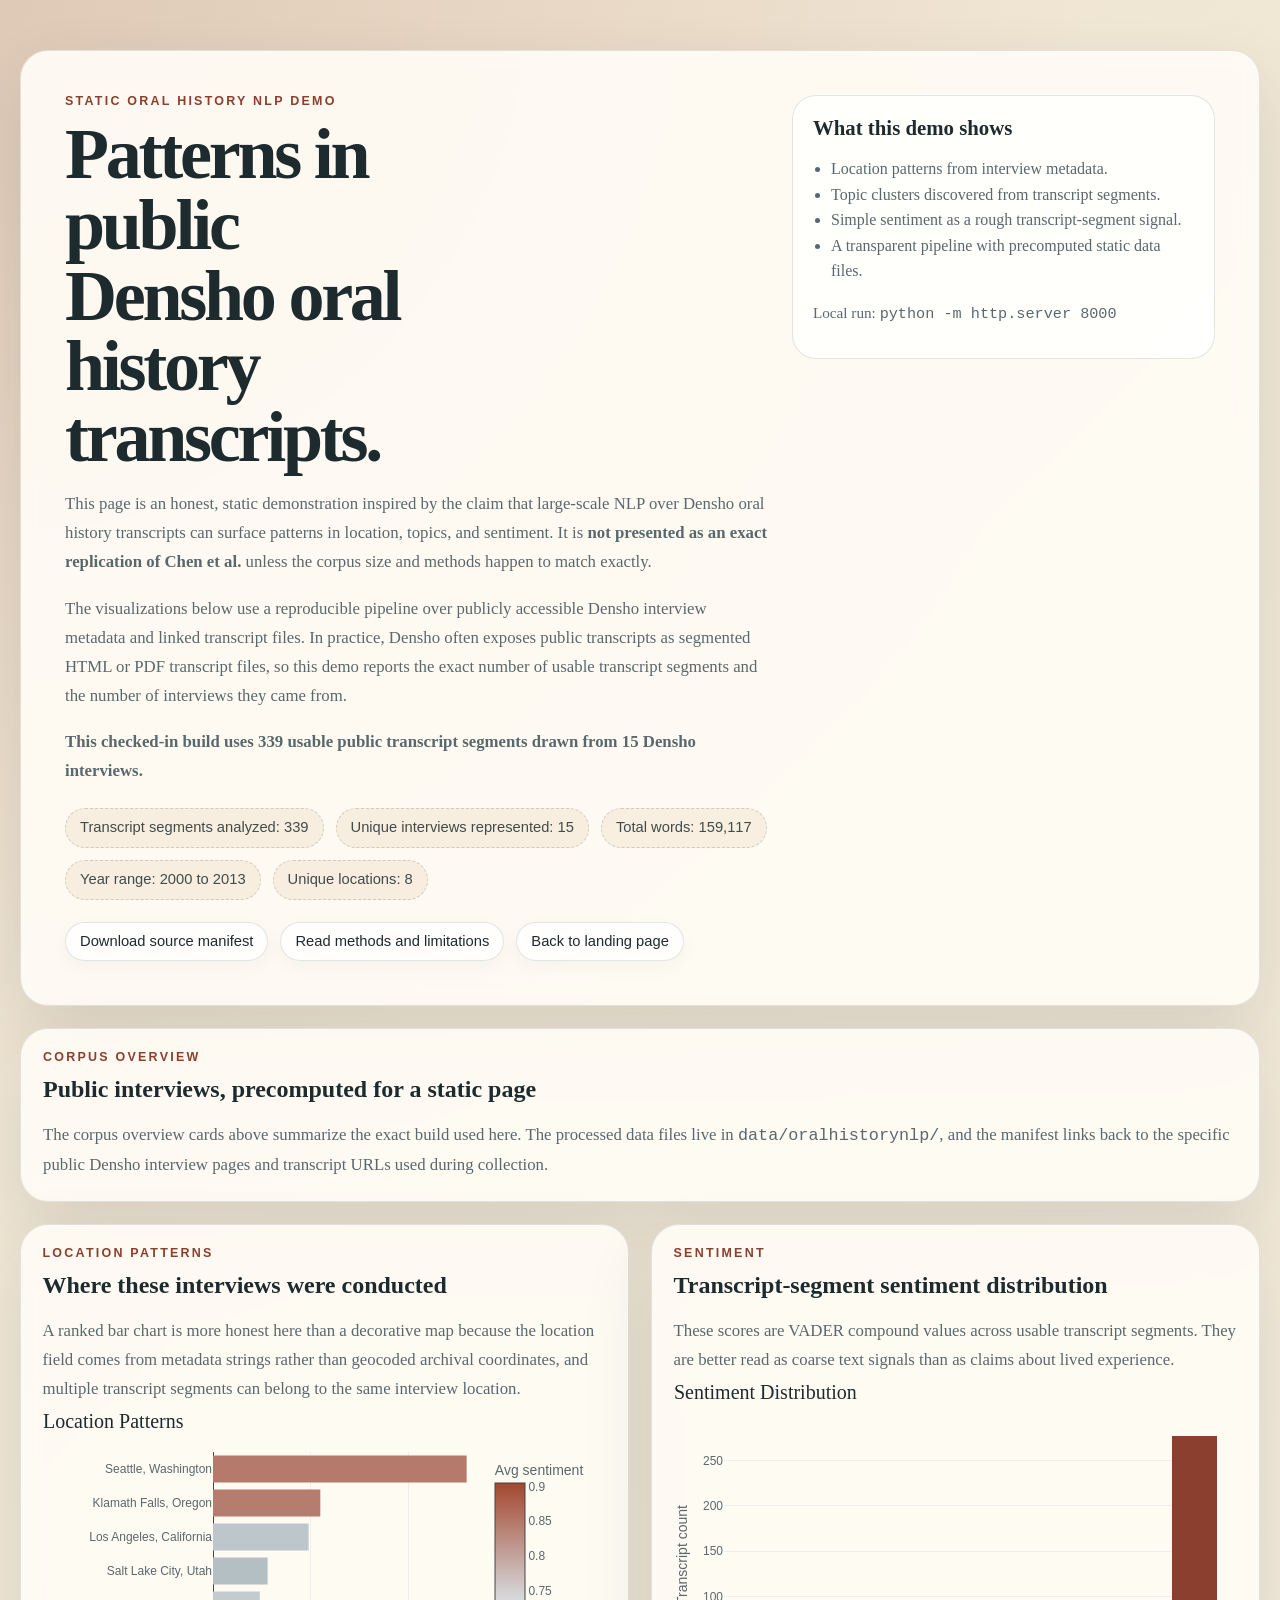
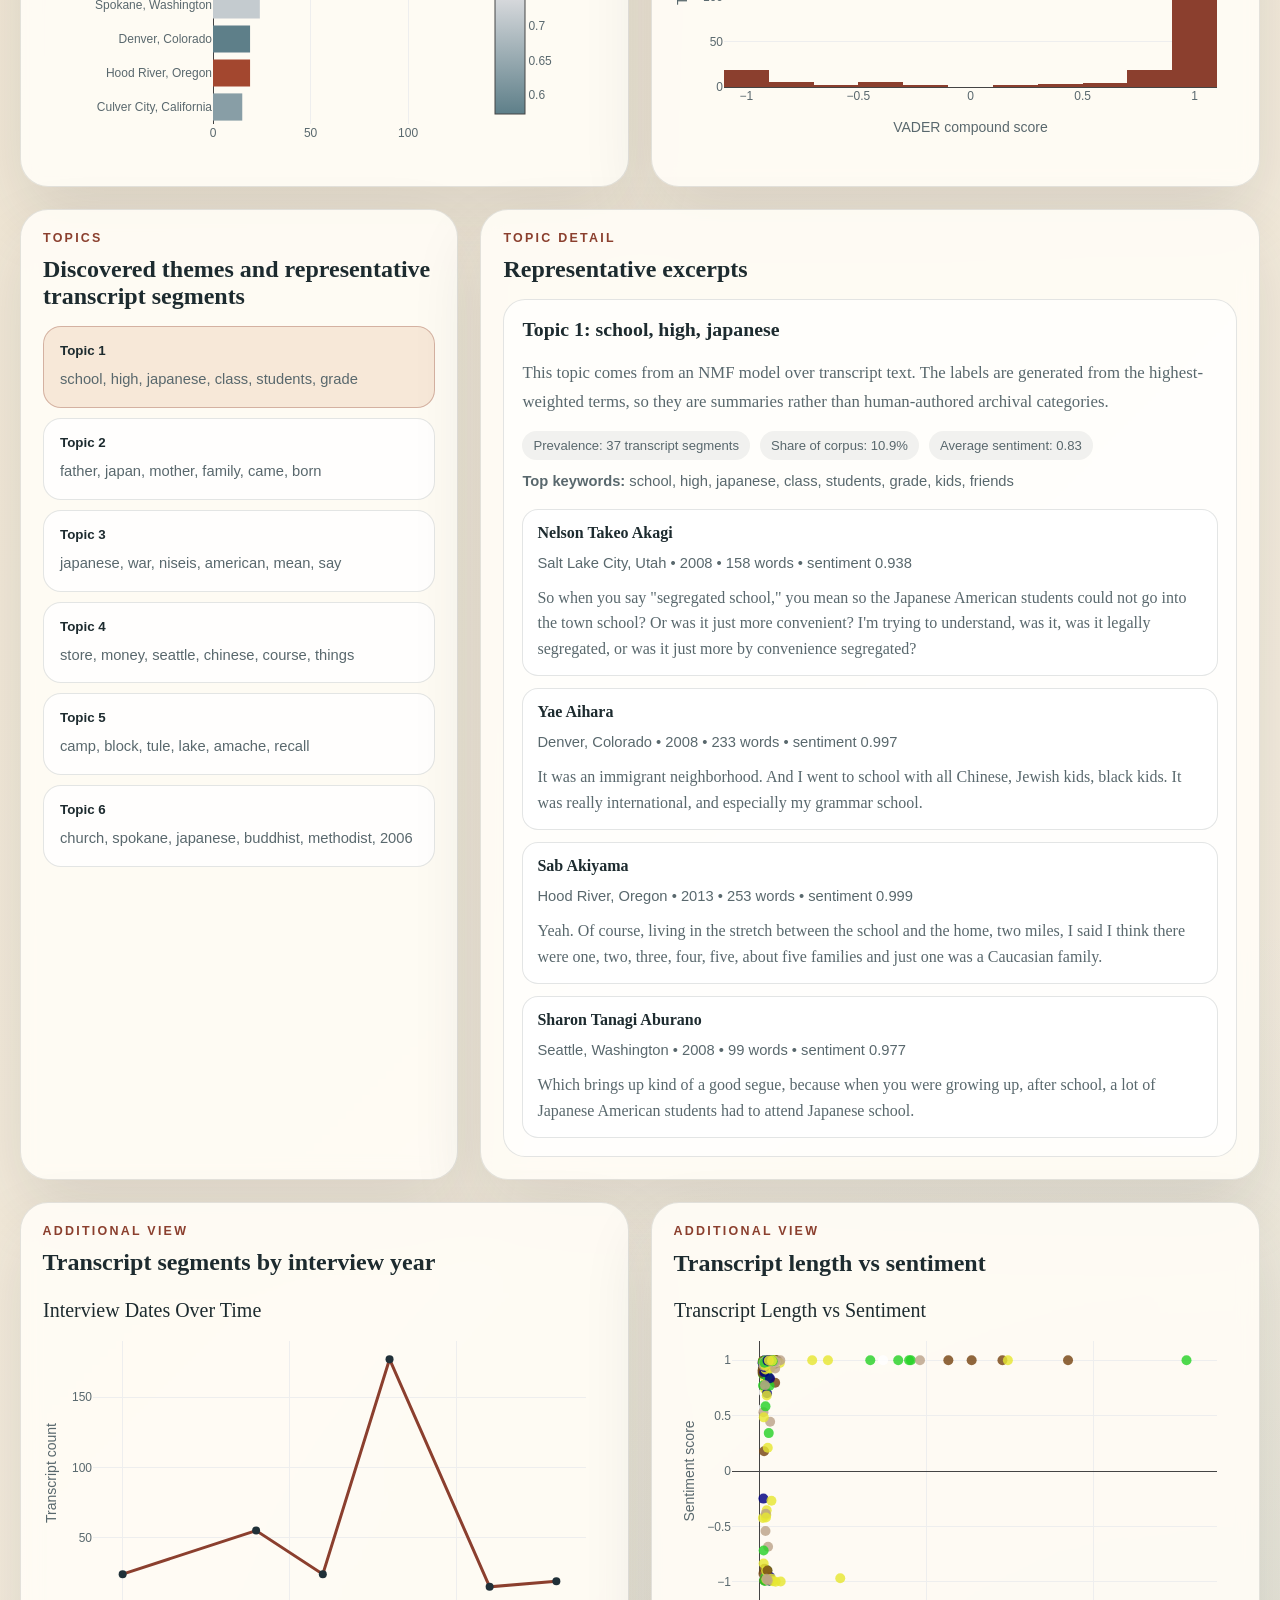
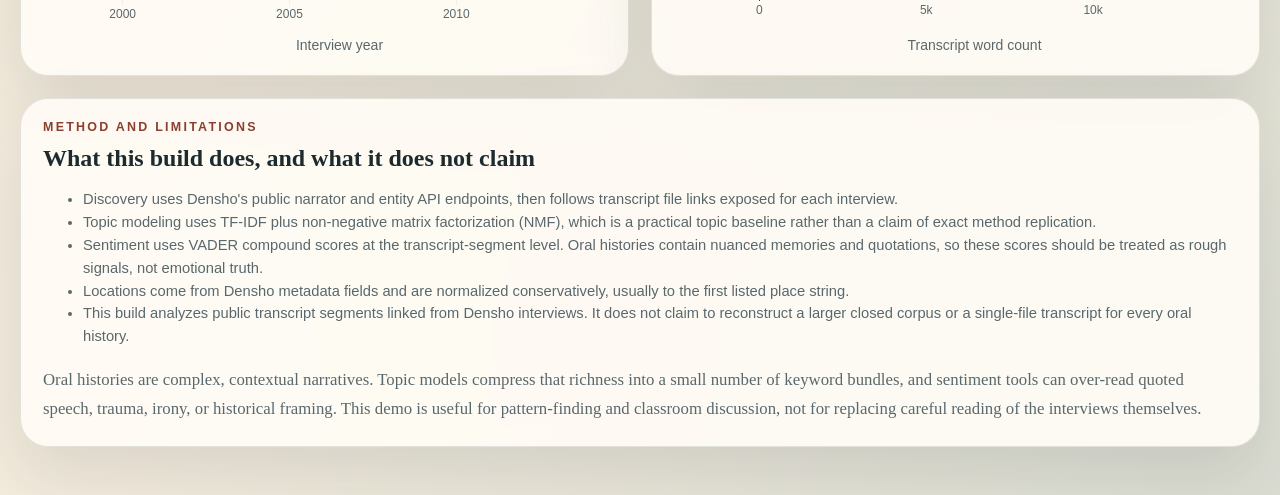
<file: oralhistorynlp.html>
<!doctype html>
<html lang="en">
<head>
  <meta charset="utf-8">
  <meta name="viewport" content="width=device-width, initial-scale=1">
  <title>Oral History NLP Demo | Densho-inspired transcript analysis</title>
  <link rel="stylesheet" href="./oralhistorynlp.css">
</head>
<body>
  <main class="page" id="app">
    <section class="hero">
      <div class="hero-grid">
        <div>
          <p class="eyebrow">Static Oral History NLP Demo</p>
          <h1>Patterns in public Densho oral history transcripts.</h1>
          <p class="lede">
            This page is an honest, static demonstration inspired by the claim that large-scale NLP
            over Densho oral history transcripts can surface patterns in location, topics, and sentiment.
            It is <strong>not presented as an exact replication of Chen et al.</strong> unless the corpus
            size and methods happen to match exactly.
          </p>
          <p class="subtle">
            The visualizations below use a reproducible pipeline over publicly accessible Densho interview
            metadata and linked transcript files. In practice, Densho often exposes public transcripts as
            segmented HTML or PDF transcript files, so this demo reports the exact number of usable
            transcript segments and the number of interviews they came from.
          </p>
          <p class="subtle" id="corpus-note"></p>
          <div class="stat-grid" id="stat-grid"></div>
          <div class="hero-links">
            <a class="link-chip" href="./data/oralhistorynlp/sources_manifest.csv">Download source manifest</a>
            <a class="link-chip" href="./README_oralhistorynlp.md">Read methods and limitations</a>
            <a class="link-chip" href="./index.html">Back to landing page</a>
          </div>
        </div>
        <aside class="hero-side">
          <h2>What this demo shows</h2>
          <ul>
            <li>Location patterns from interview metadata.</li>
            <li>Topic clusters discovered from transcript segments.</li>
            <li>Simple sentiment as a rough transcript-segment signal.</li>
            <li>A transparent pipeline with precomputed static data files.</li>
          </ul>
          <p class="footer-note">
            Local run: <code>python -m http.server 8000</code>
          </p>
        </aside>
      </div>
    </section>

    <section class="panel">
      <div class="section-head">
        <div>
          <p class="eyebrow">Corpus Overview</p>
          <h2>Public interviews, precomputed for a static page</h2>
        </div>
      </div>
      <p class="method-copy">
        The corpus overview cards above summarize the exact build used here. The processed data files live in
        <code>data/oralhistorynlp/</code>, and the manifest links back to the specific public Densho interview
        pages and transcript URLs used during collection.
      </p>
    </section>

    <section class="chart-grid">
      <article class="panel">
        <div class="section-head">
          <div>
            <p class="eyebrow">Location Patterns</p>
          <h2>Where these interviews were conducted</h2>
          </div>
        </div>
        <p class="subtle">A ranked bar chart is more honest here than a decorative map because the location field comes from metadata strings rather than geocoded archival coordinates, and multiple transcript segments can belong to the same interview location.</p>
        <div id="location-chart" class="chart-box"></div>
      </article>

      <article class="panel">
        <div class="section-head">
          <div>
            <p class="eyebrow">Sentiment</p>
          <h2>Transcript-segment sentiment distribution</h2>
          </div>
        </div>
        <p class="subtle">These scores are VADER compound values across usable transcript segments. They are better read as coarse text signals than as claims about lived experience.</p>
        <div id="sentiment-chart" class="chart-box"></div>
      </article>
    </section>

    <section class="detail-grid">
      <article class="panel">
        <div class="section-head">
          <div>
            <p class="eyebrow">Topics</p>
          <h2>Discovered themes and representative transcript segments</h2>
          </div>
        </div>
        <div id="topic-list" class="topic-list"></div>
      </article>

      <article class="panel">
        <div class="section-head">
          <div>
            <p class="eyebrow">Topic Detail</p>
            <h2>Representative excerpts</h2>
          </div>
        </div>
        <div id="topic-detail" class="topic-detail"></div>
      </article>
    </section>

    <section class="chart-grid">
      <article class="panel">
        <div class="section-head">
          <div>
            <p class="eyebrow">Additional View</p>
          <h2>Transcript segments by interview year</h2>
          </div>
        </div>
        <div id="timeline-chart" class="chart-box"></div>
      </article>

      <article class="panel">
        <div class="section-head">
          <div>
            <p class="eyebrow">Additional View</p>
            <h2>Transcript length vs sentiment</h2>
          </div>
        </div>
        <div id="scatter-chart" class="chart-box"></div>
      </article>
    </section>

    <section class="panel">
      <div class="section-head">
        <div>
          <p class="eyebrow">Method and Limitations</p>
          <h2>What this build does, and what it does not claim</h2>
        </div>
      </div>
      <ul class="note-list" id="method-notes"></ul>
        <p class="method-copy">
        Oral histories are complex, contextual narratives. Topic models compress that richness into a small
        number of keyword bundles, and sentiment tools can over-read quoted speech, trauma, irony, or historical
        framing. This demo is useful for pattern-finding and classroom discussion, not for replacing careful
        reading of the interviews themselves.
      </p>
    </section>
  </main>

  <script src="https://cdn.plot.ly/plotly-2.35.2.min.js"></script>
  <script src="./data/oralhistorynlp/dashboard-data.js"></script>
  <script src="./oralhistorynlp.js"></script>
</body>
</html>
</file>
<file: oralhistorynlp.css>
:root {
  color-scheme: light;
  --bg: #f6efe2;
  --paper: rgba(255, 252, 246, 0.92);
  --panel: rgba(255, 255, 255, 0.76);
  --ink: #1d2b2f;
  --muted: #59686d;
  --accent: #8b3f2e;
  --accent-soft: #d5a26d;
  --line: rgba(29, 43, 47, 0.12);
  --shadow: 0 30px 70px rgba(29, 43, 47, 0.12);
}

* {
  box-sizing: border-box;
}

body {
  margin: 0;
  min-height: 100vh;
  font-family: Georgia, "Times New Roman", serif;
  color: var(--ink);
  background:
    radial-gradient(circle at top left, rgba(139, 63, 46, 0.16), transparent 28%),
    radial-gradient(circle at bottom right, rgba(66, 121, 123, 0.15), transparent 30%),
    linear-gradient(135deg, #efe4d0 0%, var(--bg) 100%);
}

a {
  color: inherit;
  text-decoration-color: var(--accent-soft);
  text-decoration-thickness: 0.12em;
  text-underline-offset: 0.16em;
}

.page {
  width: min(1240px, calc(100% - 28px));
  margin: 0 auto;
  padding: 28px 0 48px;
}

.hero,
.panel {
  border: 1px solid var(--line);
  border-radius: 28px;
  background: var(--paper);
  box-shadow: var(--shadow);
  backdrop-filter: blur(10px);
}

.hero {
  padding: clamp(24px, 4vw, 44px);
}

.eyebrow {
  margin: 0 0 12px;
  font: 700 0.78rem/1 Arial, sans-serif;
  letter-spacing: 0.18em;
  text-transform: uppercase;
  color: var(--accent);
}

h1,
h2,
h3 {
  margin: 0;
  color: var(--ink);
}

h1 {
  max-width: 11ch;
  font-family: "Iowan Old Style", "Palatino Linotype", "Book Antiqua", Palatino, Georgia, serif;
  font-size: clamp(2.4rem, 6vw, 4.5rem);
  line-height: 0.98;
  letter-spacing: -0.045em;
}

.lede,
.subtle,
.method-copy {
  margin: 18px 0 0;
  font-size: 1.05rem;
  line-height: 1.72;
  color: var(--muted);
}

.hero-grid,
.chart-grid,
.detail-grid {
  display: grid;
  gap: 22px;
}

.hero-grid {
  grid-template-columns: minmax(0, 1.5fr) minmax(280px, 0.9fr);
  align-items: start;
}

.hero-links,
.stat-grid {
  display: flex;
  flex-wrap: wrap;
  gap: 12px;
  margin-top: 22px;
}

.link-chip,
.stat-pill {
  display: inline-flex;
  align-items: center;
  padding: 10px 14px;
  border-radius: 999px;
  font: 0.92rem/1.2 Arial, sans-serif;
}

.stat-pill {
  border: 1px dashed rgba(29, 43, 47, 0.18);
  background: rgba(213, 162, 109, 0.14);
  color: rgba(29, 43, 47, 0.84);
}

.link-chip {
  border: 1px solid var(--line);
  background: rgba(255, 255, 255, 0.82);
  text-decoration: none;
  box-shadow: 0 6px 18px rgba(29, 43, 47, 0.04);
}

.hero-side {
  padding: 20px;
  border: 1px solid var(--line);
  border-radius: 24px;
  background: var(--panel);
}

.hero-side h2 {
  font-size: 1.3rem;
}

.hero-side ul {
  margin: 16px 0 0;
  padding-left: 18px;
  color: var(--muted);
  line-height: 1.6;
}

section {
  margin-top: 22px;
}

.panel {
  padding: 22px;
}

.section-head {
  display: flex;
  flex-wrap: wrap;
  justify-content: space-between;
  gap: 12px;
  align-items: end;
  margin-bottom: 16px;
}

.chart-grid {
  grid-template-columns: repeat(2, minmax(0, 1fr));
}

.chart-box {
  min-height: 360px;
}

.topic-list {
  display: grid;
  gap: 10px;
}

.topic-button {
  width: 100%;
  padding: 16px;
  border: 1px solid var(--line);
  border-radius: 18px;
  background: rgba(255, 255, 255, 0.78);
  color: var(--ink);
  text-align: left;
  cursor: pointer;
}

.topic-button.is-active {
  border-color: rgba(139, 63, 46, 0.32);
  background: rgba(213, 162, 109, 0.2);
}

.topic-keywords,
.note-list {
  margin-top: 10px;
  color: var(--muted);
  font: 0.92rem/1.55 Arial, sans-serif;
}

.detail-grid {
  grid-template-columns: minmax(280px, 0.72fr) minmax(0, 1.28fr);
}

.topic-detail {
  border: 1px solid var(--line);
  border-radius: 22px;
  background: rgba(255, 255, 255, 0.7);
  padding: 18px;
}

.topic-detail h3 {
  font-size: 1.24rem;
}

.topic-summary {
  display: flex;
  flex-wrap: wrap;
  gap: 10px;
  margin-top: 14px;
}

.mini-pill {
  padding: 8px 11px;
  border-radius: 999px;
  background: rgba(29, 43, 47, 0.06);
  font: 0.82rem/1 Arial, sans-serif;
  color: var(--muted);
}

.rep-list {
  display: grid;
  gap: 12px;
  margin-top: 16px;
}

.rep-card {
  padding: 14px;
  border: 1px solid var(--line);
  border-radius: 16px;
  background: rgba(255, 255, 255, 0.82);
}

.rep-card p {
  margin: 10px 0 0;
  color: var(--muted);
  line-height: 1.6;
}

.footer-note {
  margin-top: 20px;
  color: var(--muted);
  font-size: 0.95rem;
}

@media (max-width: 920px) {
  .hero-grid,
  .chart-grid,
  .detail-grid {
    grid-template-columns: 1fr;
  }

  .page {
    width: min(100% - 18px, 1240px);
    padding-top: 18px;
    padding-bottom: 28px;
  }

  .hero,
  .panel {
    border-radius: 22px;
  }
}
</file>
